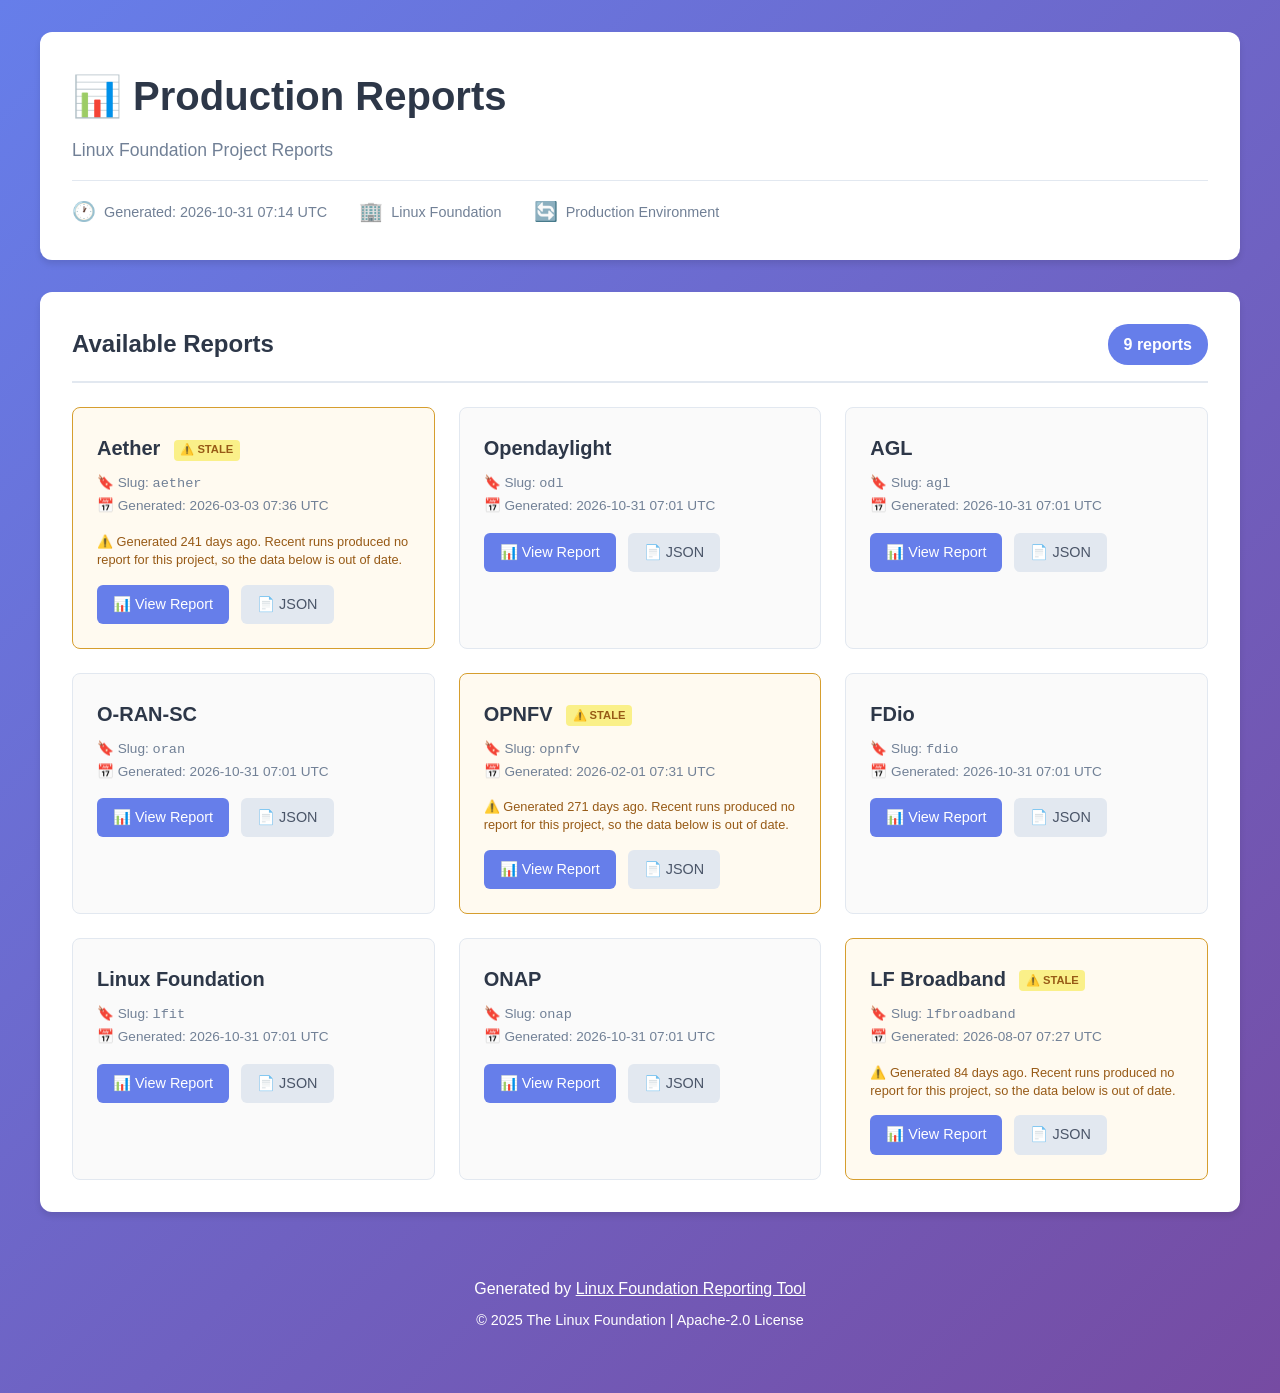
<file: index.html>
<!DOCTYPE html>
<html lang="en">
<head>
  <meta charset="UTF-8">
  <meta name="viewport" content="width=device-width, initial-scale=1.0">
  <title>Production Reports - Linux Foundation Reports</title>
  <style>
    * {
      margin: 0;
      padding: 0;
      box-sizing: border-box;
    }

    body {
      font-family: -apple-system, BlinkMacSystemFont, 'Segoe UI', Roboto,
                   'Helvetica Neue', Arial, sans-serif;
      line-height: 1.6;
      color: #333;
      background: linear-gradient(135deg, #667eea 0%, #764ba2 100%);
      min-height: 100vh;
      padding: 2rem 1rem;
    }

    .container {
      max-width: 1200px;
      margin: 0 auto;
    }

    header {
      background: white;
      border-radius: 12px;
      padding: 2rem;
      margin-bottom: 2rem;
      box-shadow: 0 4px 6px rgba(0, 0, 0, 0.1);
    }

    h1 {
      font-size: 2.5rem;
      margin-bottom: 0.5rem;
      color: #2d3748;
    }

    .subtitle {
      font-size: 1.1rem;
      color: #718096;
      margin-bottom: 1rem;
    }

    .meta {
      display: flex;
      gap: 2rem;
      flex-wrap: wrap;
      font-size: 0.9rem;
      color: #718096;
      padding-top: 1rem;
      border-top: 1px solid #e2e8f0;
    }

    .meta-item {
      display: flex;
      align-items: center;
      gap: 0.5rem;
    }

    .meta-icon {
      font-size: 1.2rem;
    }

    main {
      background: white;
      border-radius: 12px;
      padding: 2rem;
      box-shadow: 0 4px 6px rgba(0, 0, 0, 0.1);
    }

    .reports-header {
      display: flex;
      justify-content: space-between;
      align-items: center;
      margin-bottom: 1.5rem;
      padding-bottom: 1rem;
      border-bottom: 2px solid #e2e8f0;
    }

    .reports-title {
      font-size: 1.5rem;
      color: #2d3748;
    }

    .report-count {
      background: #667eea;
      color: white;
      padding: 0.5rem 1rem;
      border-radius: 20px;
      font-weight: 600;
    }

    .reports-grid {
      display: grid;
      grid-template-columns: repeat(auto-fill, minmax(300px, 1fr));
      gap: 1.5rem;
    }

    .report-card {
      border: 1px solid #e2e8f0;
      border-radius: 8px;
      padding: 1.5rem;
      transition: all 0.3s ease;
      background: #fafafa;
    }

    .report-card:hover {
      transform: translateY(-4px);
      box-shadow: 0 8px 16px rgba(102, 126, 234, 0.2);
      border-color: #667eea;
    }

    .report-card.stale {
      border-color: #d69e2e;
      background: #fffaf0;
    }

    .stale-badge {
      display: inline-block;
      font-size: 0.7rem;
      font-weight: 600;
      color: #975a16;
      background: #faf089;
      border-radius: 4px;
      padding: 0.1rem 0.4rem;
      margin-left: 0.5rem;
      vertical-align: middle;
    }

    .stale-note {
      font-size: 0.8rem;
      line-height: 1.4;
      color: #975a16;
      margin-bottom: 1rem;
    }

    .report-name {
      font-size: 1.25rem;
      font-weight: 600;
      color: #2d3748;
      margin-bottom: 0.5rem;
    }

    .report-info {
      font-size: 0.85rem;
      color: #718096;
      margin-bottom: 1rem;
    }

    .report-links {
      display: flex;
      gap: 0.75rem;
      flex-wrap: wrap;
    }

    .btn {
      display: inline-flex;
      align-items: center;
      gap: 0.5rem;
      padding: 0.5rem 1rem;
      border-radius: 6px;
      text-decoration: none;
      font-weight: 500;
      font-size: 0.9rem;
      transition: all 0.2s ease;
    }

    .btn-primary {
      background: #667eea;
      color: white;
    }

    .btn-primary:hover {
      background: #5568d3;
      transform: translateY(-1px);
    }

    .btn-secondary {
      background: #e2e8f0;
      color: #4a5568;
    }

    .btn-secondary:hover {
      background: #cbd5e0;
    }

    .empty-state {
      text-align: center;
      padding: 4rem 2rem;
      color: #718096;
    }

    .empty-state-icon {
      font-size: 4rem;
      margin-bottom: 1rem;
    }

    footer {
      text-align: center;
      padding: 2rem;
      color: white;
      margin-top: 2rem;
    }

    footer a {
      color: white;
      text-decoration: underline;
    }

    @media (max-width: 768px) {
      h1 {
        font-size: 2rem;
      }

      .reports-grid {
        grid-template-columns: 1fr;
      }

      .meta {
        flex-direction: column;
        gap: 0.5rem;
      }
    }
  </style>
</head>
<body>
  <div class="container">
    <header>
      <h1>📊 Production Reports</h1>
      <p class="subtitle">Linux Foundation Project Reports</p>
      <div class="meta">
        <div class="meta-item">
          <span class="meta-icon">🕐</span>
          <span>Generated: 2026-10-31 07:14 UTC</span>
        </div>
        <div class="meta-item">
          <span class="meta-icon">🏢</span>
          <span>Linux Foundation</span>
        </div>
        <div class="meta-item">
          <span class="meta-icon">🔄</span>
          <span>Production Environment</span>
        </div>
      </div>
    </header>

    <main>
      <div class="reports-header">
        <h2 class="reports-title">Available Reports</h2>
        <span class="report-count">9 reports</span>
      </div>

<div class="reports-grid">
        <div class="report-card stale">
          <div class="report-name">Aether <span class="stale-badge">⚠️ STALE</span></div>
          <div class="report-info">
            <div>🔖 Slug: <code>aether</code></div>
            <div>📅 Generated: 2026-03-03 07:36 UTC</div>
          </div>
          <div class="stale-note">⚠️ Generated 241 days ago. Recent runs produced no report for this project, so the data below is out of date.</div>
          <div class="report-links">
            <a href="/project-reporting-tool/aether/report.html" class="btn btn-primary">
              📊 View Report
            </a>
            <a href="/project-reporting-tool/aether/report_raw.json" class="btn btn-secondary">
              📄 JSON
            </a>
          </div>
        </div>
        <div class="report-card">
          <div class="report-name">Opendaylight</div>
          <div class="report-info">
            <div>🔖 Slug: <code>odl</code></div>
            <div>📅 Generated: 2026-10-31 07:01 UTC</div>
          </div>
          
          <div class="report-links">
            <a href="/project-reporting-tool/odl/report.html" class="btn btn-primary">
              📊 View Report
            </a>
            <a href="/project-reporting-tool/odl/report_raw.json" class="btn btn-secondary">
              📄 JSON
            </a>
          </div>
        </div>
        <div class="report-card">
          <div class="report-name">AGL</div>
          <div class="report-info">
            <div>🔖 Slug: <code>agl</code></div>
            <div>📅 Generated: 2026-10-31 07:01 UTC</div>
          </div>
          
          <div class="report-links">
            <a href="/project-reporting-tool/agl/report.html" class="btn btn-primary">
              📊 View Report
            </a>
            <a href="/project-reporting-tool/agl/report_raw.json" class="btn btn-secondary">
              📄 JSON
            </a>
          </div>
        </div>
        <div class="report-card">
          <div class="report-name">O-RAN-SC</div>
          <div class="report-info">
            <div>🔖 Slug: <code>oran</code></div>
            <div>📅 Generated: 2026-10-31 07:01 UTC</div>
          </div>
          
          <div class="report-links">
            <a href="/project-reporting-tool/oran/report.html" class="btn btn-primary">
              📊 View Report
            </a>
            <a href="/project-reporting-tool/oran/report_raw.json" class="btn btn-secondary">
              📄 JSON
            </a>
          </div>
        </div>
        <div class="report-card stale">
          <div class="report-name">OPNFV <span class="stale-badge">⚠️ STALE</span></div>
          <div class="report-info">
            <div>🔖 Slug: <code>opnfv</code></div>
            <div>📅 Generated: 2026-02-01 07:31 UTC</div>
          </div>
          <div class="stale-note">⚠️ Generated 271 days ago. Recent runs produced no report for this project, so the data below is out of date.</div>
          <div class="report-links">
            <a href="/project-reporting-tool/opnfv/report.html" class="btn btn-primary">
              📊 View Report
            </a>
            <a href="/project-reporting-tool/opnfv/report_raw.json" class="btn btn-secondary">
              📄 JSON
            </a>
          </div>
        </div>
        <div class="report-card">
          <div class="report-name">FDio</div>
          <div class="report-info">
            <div>🔖 Slug: <code>fdio</code></div>
            <div>📅 Generated: 2026-10-31 07:01 UTC</div>
          </div>
          
          <div class="report-links">
            <a href="/project-reporting-tool/fdio/report.html" class="btn btn-primary">
              📊 View Report
            </a>
            <a href="/project-reporting-tool/fdio/report_raw.json" class="btn btn-secondary">
              📄 JSON
            </a>
          </div>
        </div>
        <div class="report-card">
          <div class="report-name">Linux Foundation</div>
          <div class="report-info">
            <div>🔖 Slug: <code>lfit</code></div>
            <div>📅 Generated: 2026-10-31 07:01 UTC</div>
          </div>
          
          <div class="report-links">
            <a href="/project-reporting-tool/lfit/report.html" class="btn btn-primary">
              📊 View Report
            </a>
            <a href="/project-reporting-tool/lfit/report_raw.json" class="btn btn-secondary">
              📄 JSON
            </a>
          </div>
        </div>
        <div class="report-card">
          <div class="report-name">ONAP</div>
          <div class="report-info">
            <div>🔖 Slug: <code>onap</code></div>
            <div>📅 Generated: 2026-10-31 07:01 UTC</div>
          </div>
          
          <div class="report-links">
            <a href="/project-reporting-tool/onap/report.html" class="btn btn-primary">
              📊 View Report
            </a>
            <a href="/project-reporting-tool/onap/report_raw.json" class="btn btn-secondary">
              📄 JSON
            </a>
          </div>
        </div>
        <div class="report-card stale">
          <div class="report-name">LF Broadband <span class="stale-badge">⚠️ STALE</span></div>
          <div class="report-info">
            <div>🔖 Slug: <code>lfbroadband</code></div>
            <div>📅 Generated: 2026-08-07 07:27 UTC</div>
          </div>
          <div class="stale-note">⚠️ Generated 84 days ago. Recent runs produced no report for this project, so the data below is out of date.</div>
          <div class="report-links">
            <a href="/project-reporting-tool/lfbroadband/report.html" class="btn btn-primary">
              📊 View Report
            </a>
            <a href="/project-reporting-tool/lfbroadband/report_raw.json" class="btn btn-secondary">
              📄 JSON
            </a>
          </div>
        </div>
      </div>
    </main>

    <footer>
      <p>
        Generated by
        <a href="https://github.com/lfreleng-actions/project-reporting-tool" target="_blank">
          Linux Foundation Reporting Tool
        </a>
      </p>
      <p style="margin-top: 0.5rem; font-size: 0.9rem;">
        &copy; 2025 The Linux Foundation | Apache-2.0 License
      </p>
    </footer>
  </div>
</body>
</html>
</file>
